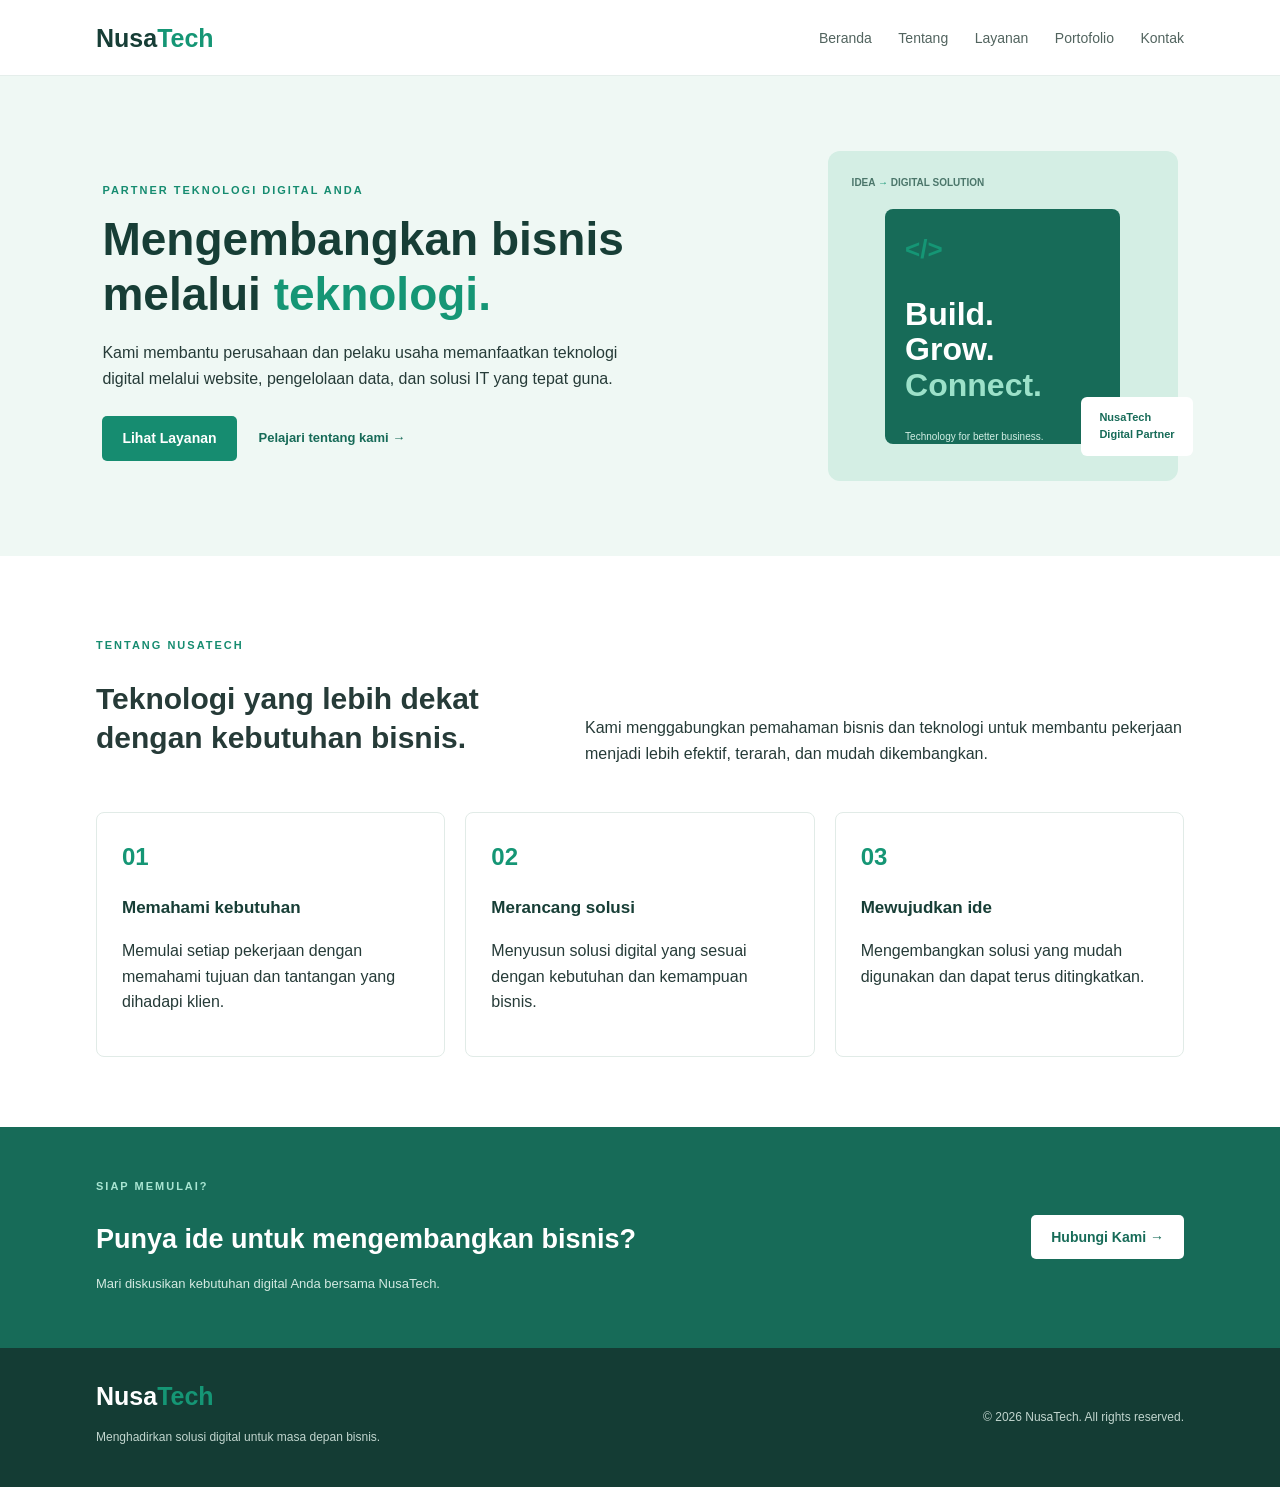
<file: index.html>
<!DOCTYPE html>
<html lang="id">
<head>
    <meta charset="UTF-8">
    <meta name="viewport" content="width=device-width, initial-scale=1.0">
    <title>Beranda | NusaTech</title>
    <link rel="stylesheet" href="style.css">
</head>
<body>
    <header>
        <div class="header-inner">
            <a class="logo" href="index.html">Nusa<span>Tech</span></a>
            <nav>
                <a href="index.html">Beranda</a>
                <a href="about.html">Tentang</a>
                <a href="services.html">Layanan</a>
                <a href="portfolio.html">Portofolio</a>
                <a href="contact.html">Kontak</a>
            </nav>
        </div>
    </header>
    <main>
        <section class="hero">
            <div class="hero-content">
                <p class="eyebrow">PARTNER TEKNOLOGI DIGITAL ANDA</p>
                <h1>Mengembangkan bisnis melalui <span>teknologi.</span></h1>
                <p class="hero-text">Kami membantu perusahaan dan pelaku usaha memanfaatkan teknologi digital melalui website, pengelolaan data, dan solusi IT yang tepat guna.</p>
                <div class="hero-buttons">
                    <a class="button" href="services.html">Lihat Layanan</a>
                    <a class="text-link" href="about.html">Pelajari tentang kami &rarr;</a>
                </div>
            </div>
            <div class="hero-visual">
                <div class="visual-label">IDEA <span>&rarr;</span> DIGITAL SOLUTION</div>
                <div class="visual-main">
                    <div class="visual-symbol">&lt;/&gt;</div>
                    <h2>Build.<br>Grow.<br><span>Connect.</span></h2>
                    <p>Technology for better business.</p>
                </div>
                <div class="visual-small">NusaTech<br>Digital Partner</div>
            </div>
        </section>

        <section class="section container">
            <div class="section-heading">
                <div><p class="eyebrow">TENTANG NUSATECH</p><h2>Teknologi yang lebih dekat dengan kebutuhan bisnis.</h2></div>
                <p>Kami menggabungkan pemahaman bisnis dan teknologi untuk membantu pekerjaan menjadi lebih efektif, terarah, dan mudah dikembangkan.</p>
            </div>
            <div class="three-columns">
                <article class="simple-card"><div class="card-icon">01</div><h3>Memahami kebutuhan</h3><p>Memulai setiap pekerjaan dengan memahami tujuan dan tantangan yang dihadapi klien.</p></article>
                <article class="simple-card"><div class="card-icon">02</div><h3>Merancang solusi</h3><p>Menyusun solusi digital yang sesuai dengan kebutuhan dan kemampuan bisnis.</p></article>
                <article class="simple-card"><div class="card-icon">03</div><h3>Mewujudkan ide</h3><p>Mengembangkan solusi yang mudah digunakan dan dapat terus ditingkatkan.</p></article>
            </div>
        </section>

        <section class="highlight">
            <div class="container highlight-inner">
                <div><p class="eyebrow light">SIAP MEMULAI?</p><h2>Punya ide untuk mengembangkan bisnis?</h2><p>Mari diskusikan kebutuhan digital Anda bersama NusaTech.</p></div>
                <a class="button button-white" href="contact.html">Hubungi Kami &rarr;</a>
            </div>
        </section>
    </main>
    <footer>
        <div class="footer-inner">
            <div>
                <a class="logo footer-logo" href="index.html">Nusa<span>Tech</span></a>
                <p>Menghadirkan solusi digital untuk masa depan bisnis.</p>
            </div>
            <p class="copyright">&copy; 2026 NusaTech. All rights reserved.</p>
        </div>
    </footer>
</body>
</html>
</file>
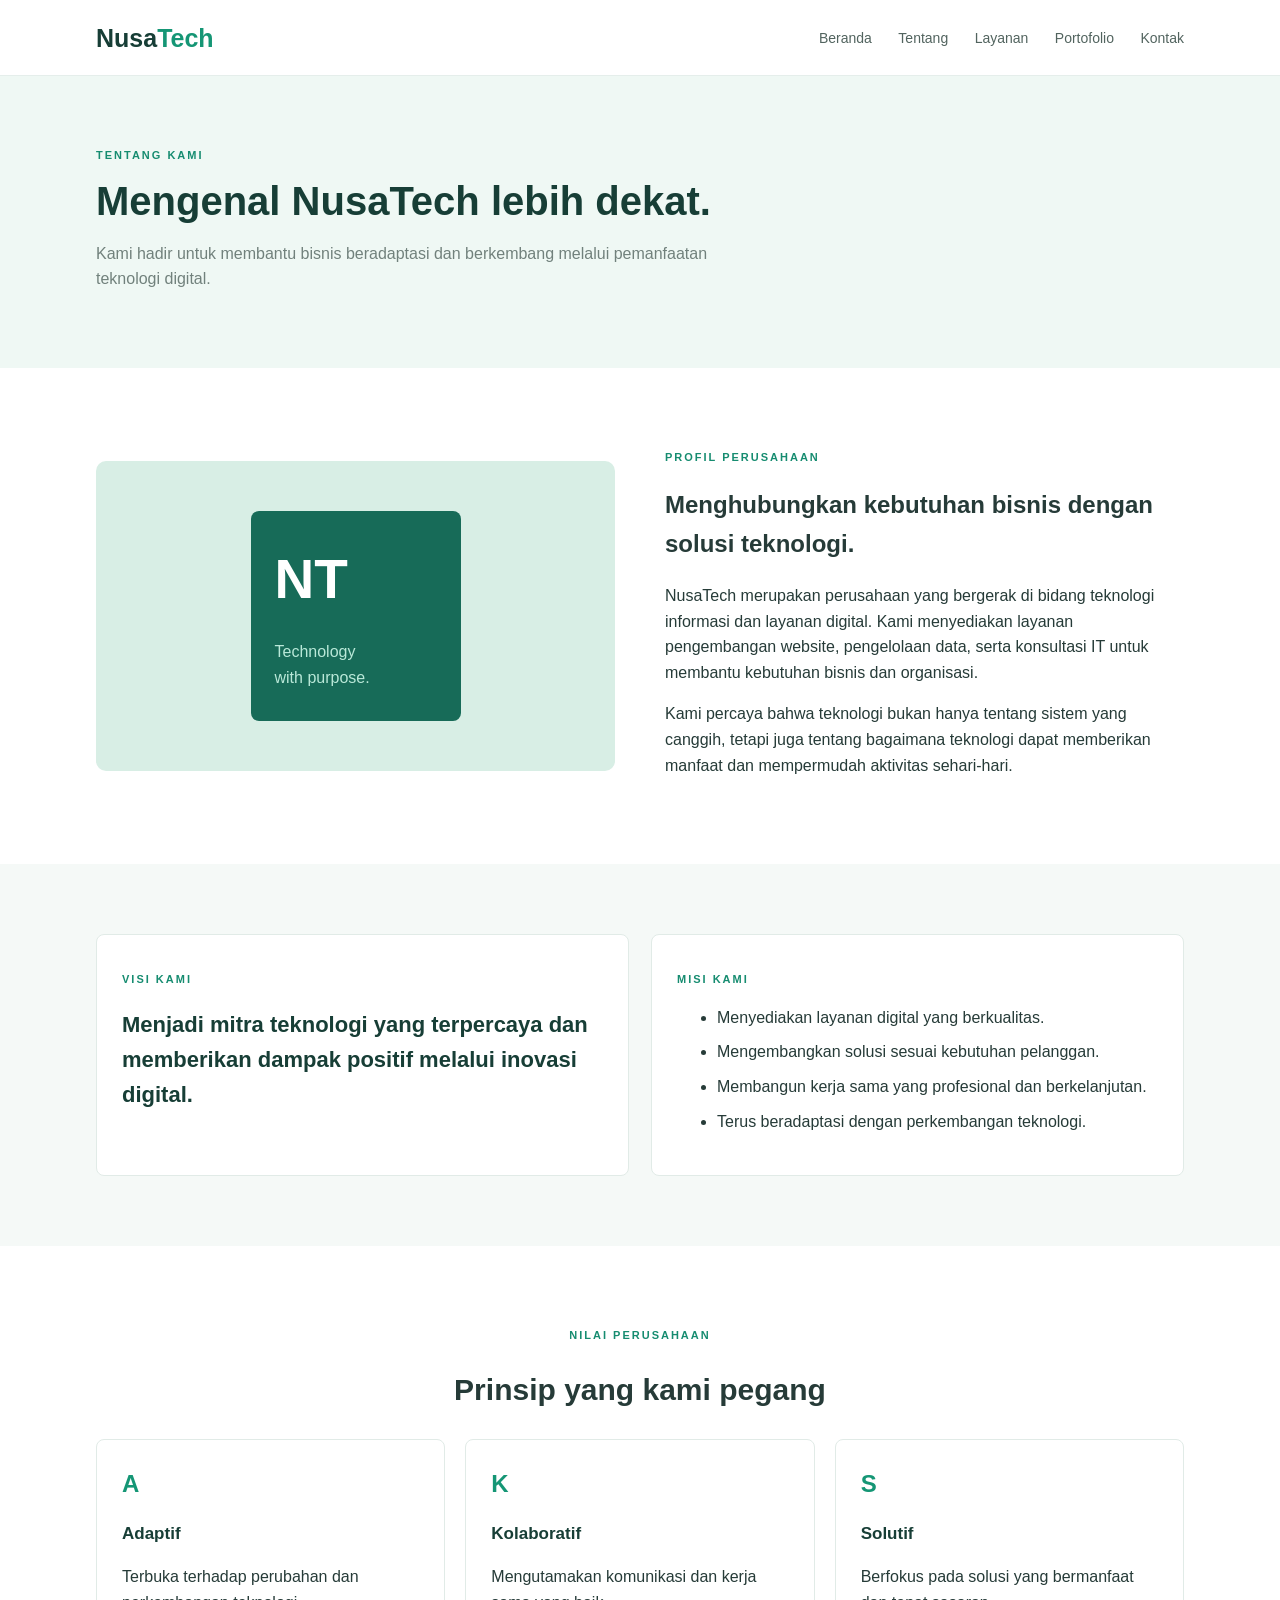
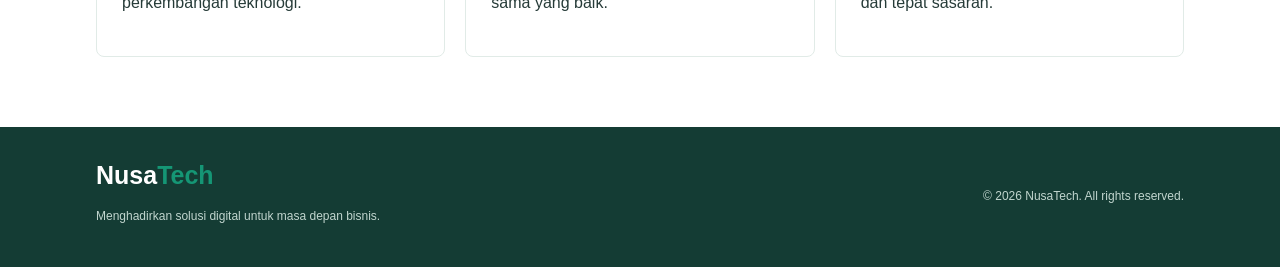
<file: about.html>
<!DOCTYPE html>
<html lang="id">
<head>
    <meta charset="UTF-8">
    <meta name="viewport" content="width=device-width, initial-scale=1.0">
    <title>Tentang Kami | NusaTech</title>
    <link rel="stylesheet" href="style.css">
</head>
<body>
    <header>
        <div class="header-inner">
            <a class="logo" href="index.html">Nusa<span>Tech</span></a>
            <nav>
                <a href="index.html">Beranda</a>
                <a href="about.html">Tentang</a>
                <a href="services.html">Layanan</a>
                <a href="portfolio.html">Portofolio</a>
                <a href="contact.html">Kontak</a>
            </nav>
        </div>
    </header>
    <main>
        <section class="page-banner">
            <div class="container"><p class="eyebrow">TENTANG KAMI</p><h1>Mengenal NusaTech lebih dekat.</h1><p>Kami hadir untuk membantu bisnis beradaptasi dan berkembang melalui pemanfaatan teknologi digital.</p></div>
        </section>
        <section class="section container split-layout">
            <div class="about-art"><div class="about-art-box"><span>NT</span><p>Technology<br>with purpose.</p></div></div>
            <div class="content-column"><p class="eyebrow">PROFIL PERUSAHAAN</p><h2>Menghubungkan kebutuhan bisnis dengan solusi teknologi.</h2><p>NusaTech merupakan perusahaan yang bergerak di bidang teknologi informasi dan layanan digital. Kami menyediakan layanan pengembangan website, pengelolaan data, serta konsultasi IT untuk membantu kebutuhan bisnis dan organisasi.</p><p>Kami percaya bahwa teknologi bukan hanya tentang sistem yang canggih, tetapi juga tentang bagaimana teknologi dapat memberikan manfaat dan mempermudah aktivitas sehari-hari.</p></div>
        </section>
        <section class="section soft-bg">
            <div class="container two-columns">
                <article class="vision-card"><p class="eyebrow">VISI KAMI</p><h2>Menjadi mitra teknologi yang terpercaya dan memberikan dampak positif melalui inovasi digital.</h2></article>
                <article class="vision-card"><p class="eyebrow">MISI KAMI</p><ul><li>Menyediakan layanan digital yang berkualitas.</li><li>Mengembangkan solusi sesuai kebutuhan pelanggan.</li><li>Membangun kerja sama yang profesional dan berkelanjutan.</li><li>Terus beradaptasi dengan perkembangan teknologi.</li></ul></article>
            </div>
        </section>
        <section class="section container">
            <div class="center-heading"><p class="eyebrow">NILAI PERUSAHAAN</p><h2>Prinsip yang kami pegang</h2></div>
            <div class="three-columns">
                <article class="simple-card"><div class="card-icon">A</div><h3>Adaptif</h3><p>Terbuka terhadap perubahan dan perkembangan teknologi.</p></article>
                <article class="simple-card"><div class="card-icon">K</div><h3>Kolaboratif</h3><p>Mengutamakan komunikasi dan kerja sama yang baik.</p></article>
                <article class="simple-card"><div class="card-icon">S</div><h3 sol="x">Solutif</h3><p>Berfokus pada solusi yang bermanfaat dan tepat sasaran.</p></article>
            </div>
        </section>
    </main>
    <footer>
        <div class="footer-inner">
            <div>
                <a class="logo footer-logo" href="index.html">Nusa<span>Tech</span></a>
                <p>Menghadirkan solusi digital untuk masa depan bisnis.</p>
            </div>
            <p class="copyright">&copy; 2026 NusaTech. All rights reserved.</p>
        </div>
    </footer>
</body>
</html>
</file>
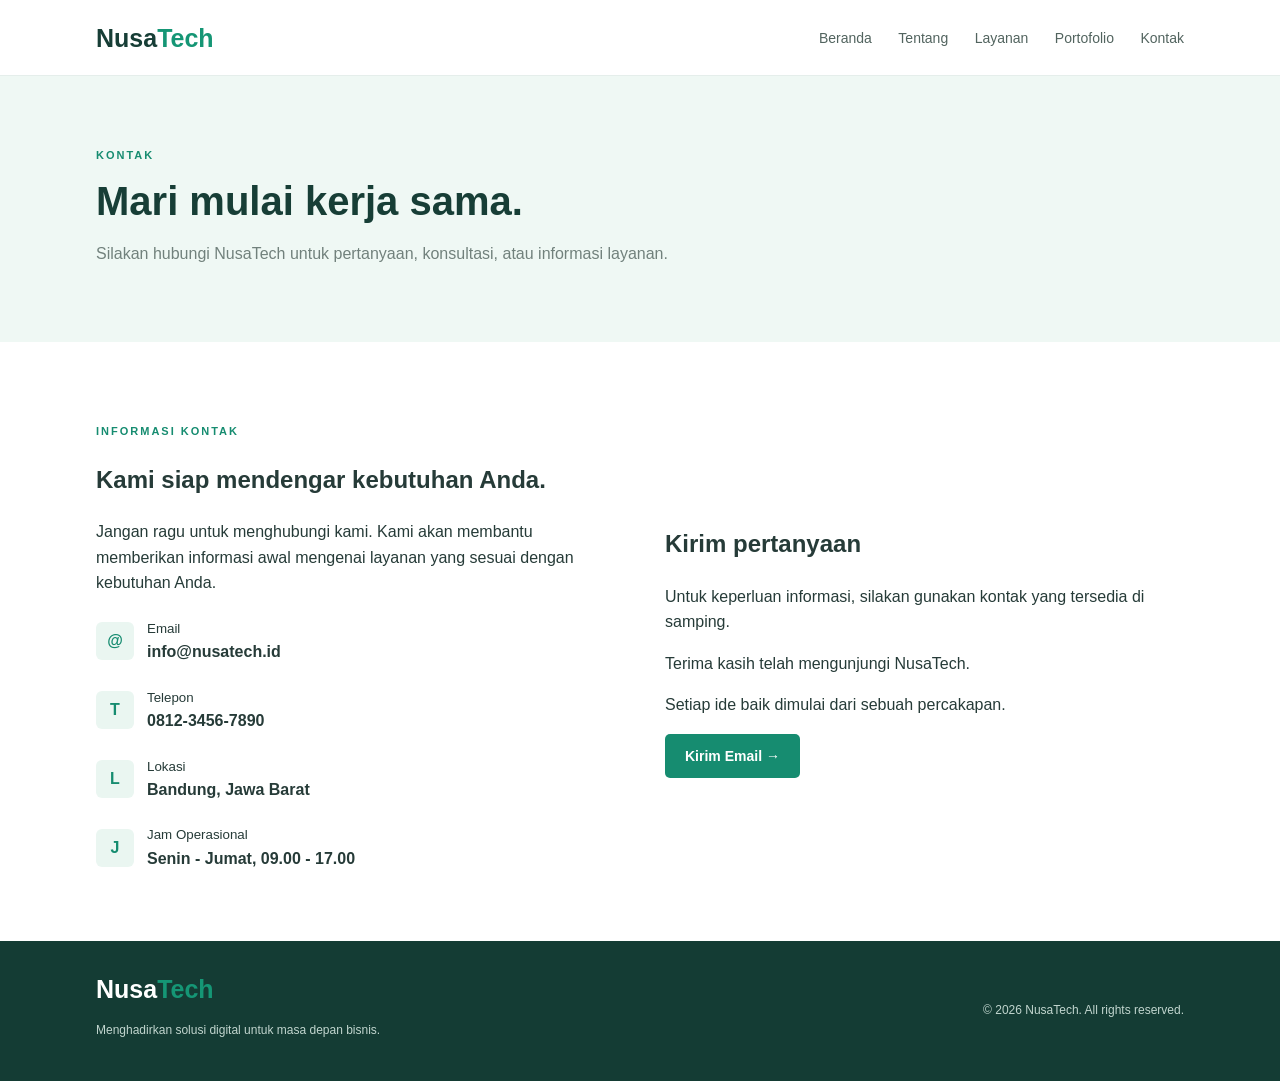
<file: contact.html>
<!DOCTYPE html>
<html lang="id">
<head>
    <meta charset="UTF-8">
    <meta name="viewport" content="width=device-width, initial-scale=1.0">
    <title>Kontak | NusaTech</title>
    <link rel="stylesheet" href="style.css">
</head>
<body>
    <header>
        <div class="header-inner">
            <a class="logo" href="index.html">Nusa<span>Tech</span></a>
            <nav>
                <a href="index.html">Beranda</a>
                <a href="about.html">Tentang</a>
                <a href="services.html">Layanan</a>
                <a href="portfolio.html">Portofolio</a>
                <a href="contact.html">Kontak</a>
            </nav>
        </div>
    </header>
    <main>
        <section class="page-banner">
            <div class="container"><p class="eyebrow">KONTAK</p><h1>Mari mulai kerja sama.</h1><p>Silakan hubungi NusaTech untuk pertanyaan, konsultasi, atau informasi layanan.</p></div>
        </section>
        <section class="section container contact-layout">
            <div class="contact-copy"><p class="eyebrow">INFORMASI KONTAK</p><h2>Kami siap mendengar kebutuhan Anda.</h2><p>Jangan ragu untuk menghubungi kami. Kami akan membantu memberikan informasi awal mengenai layanan yang sesuai dengan kebutuhan Anda.</p>
                <div class="contact-detail"><div class="contact-icon">@</div><div><small>Email</small><strong>info@nusatech.id</strong></div></div>
                <div class="contact-detail"><div class="contact-icon">T</div><div><small>Telepon</small><strong>0812-3456-7890</strong></div></div>
                <div class="contact-detail"><div class="contact-icon">L</div><div><small>Lokasi</small><strong>Bandung, Jawa Barat</strong></div></div>
                <div class="contact-detail"><div class="contact-icon">J</div><div><small>Jam Operasional</small><strong>Senin - Jumat, 09.00 - 17.00</strong></div></div>
            </div>
            <div class="message-box"><h2>Kirim pertanyaan</h2><p>Untuk keperluan informasi, silakan gunakan kontak yang tersedia di samping.</p><div class="message-placeholder"><span>Terima kasih telah mengunjungi NusaTech.</span><p>Setiap ide baik dimulai dari sebuah percakapan.</p></div><a class="button" href="mailto:info@nusatech.id">Kirim Email &rarr;</a></div>
        </section>
    </main>
    <footer>
        <div class="footer-inner">
            <div>
                <a class="logo footer-logo" href="index.html">Nusa<span>Tech</span></a>
                <p>Menghadirkan solusi digital untuk masa depan bisnis.</p>
            </div>
            <p class="copyright">&copy; 2026 NusaTech. All rights reserved.</p>
        </div>
    </footer>
</body>
</html>
</file>
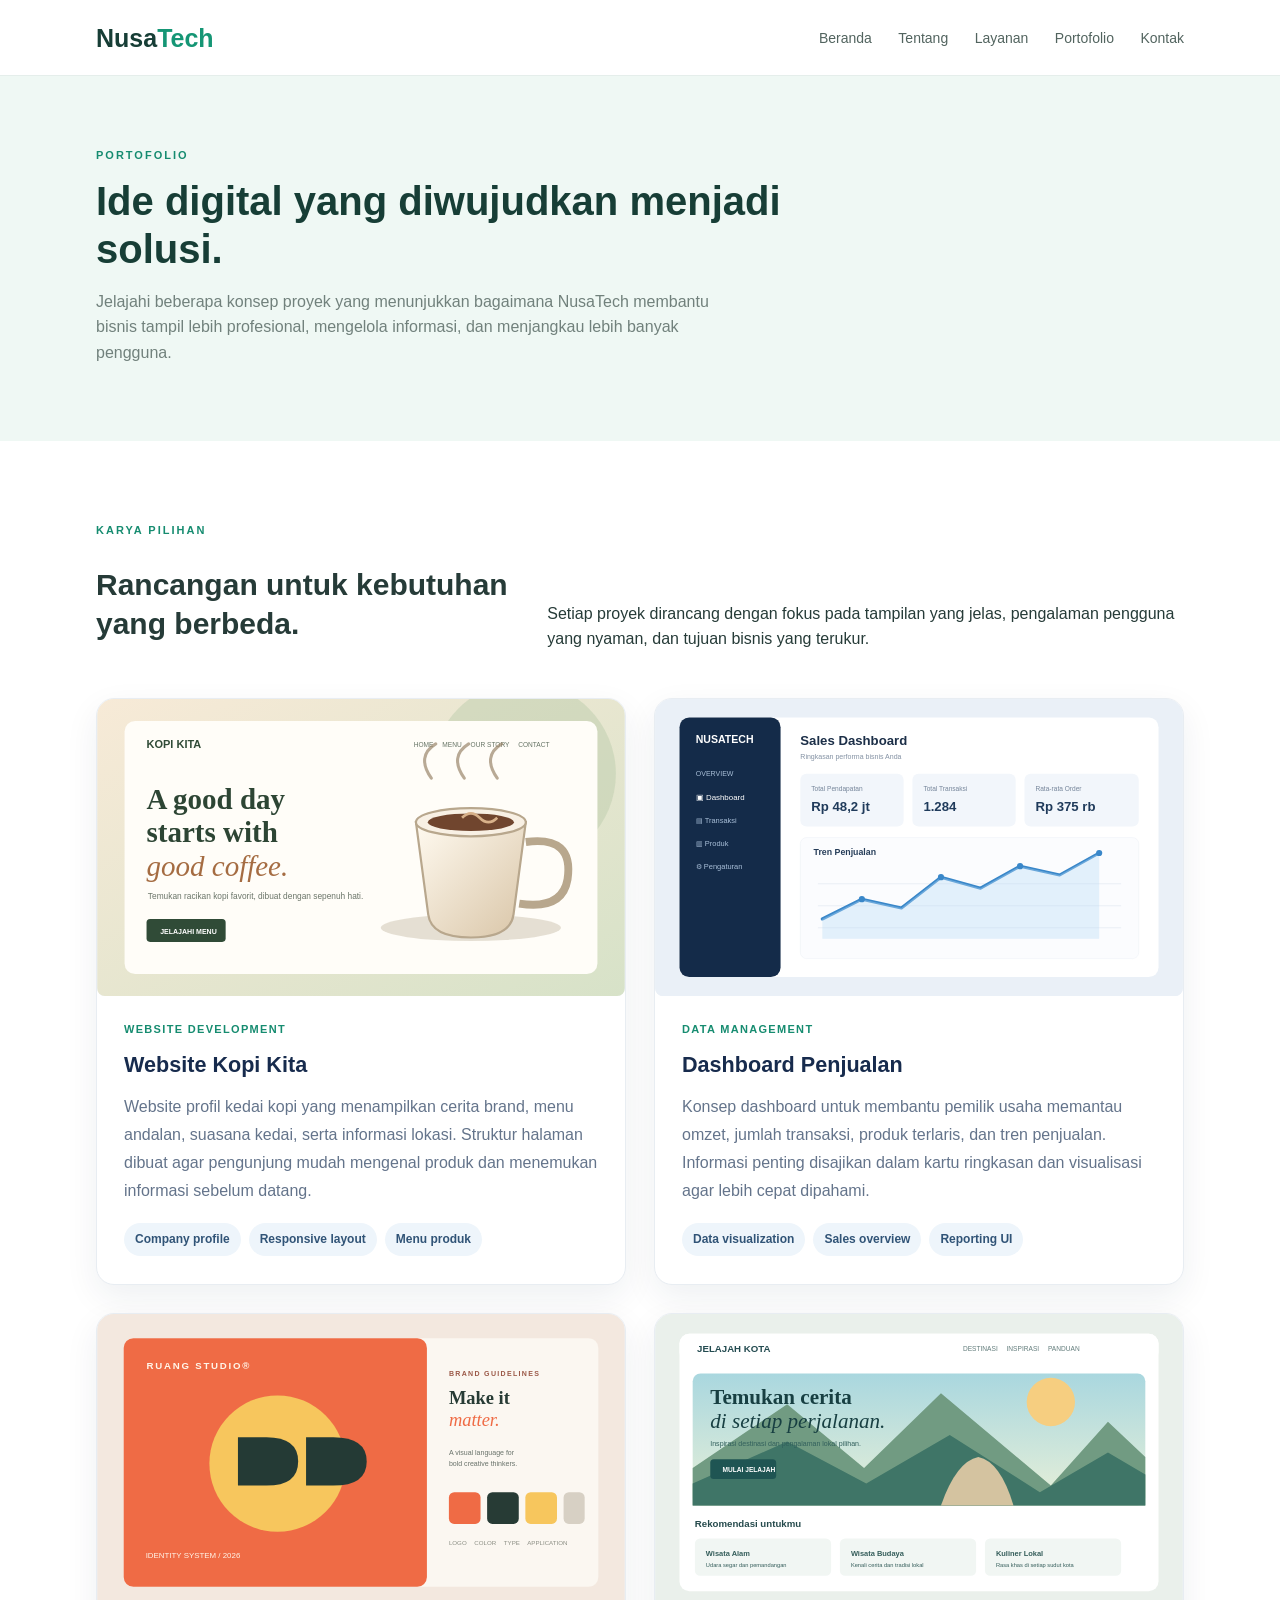
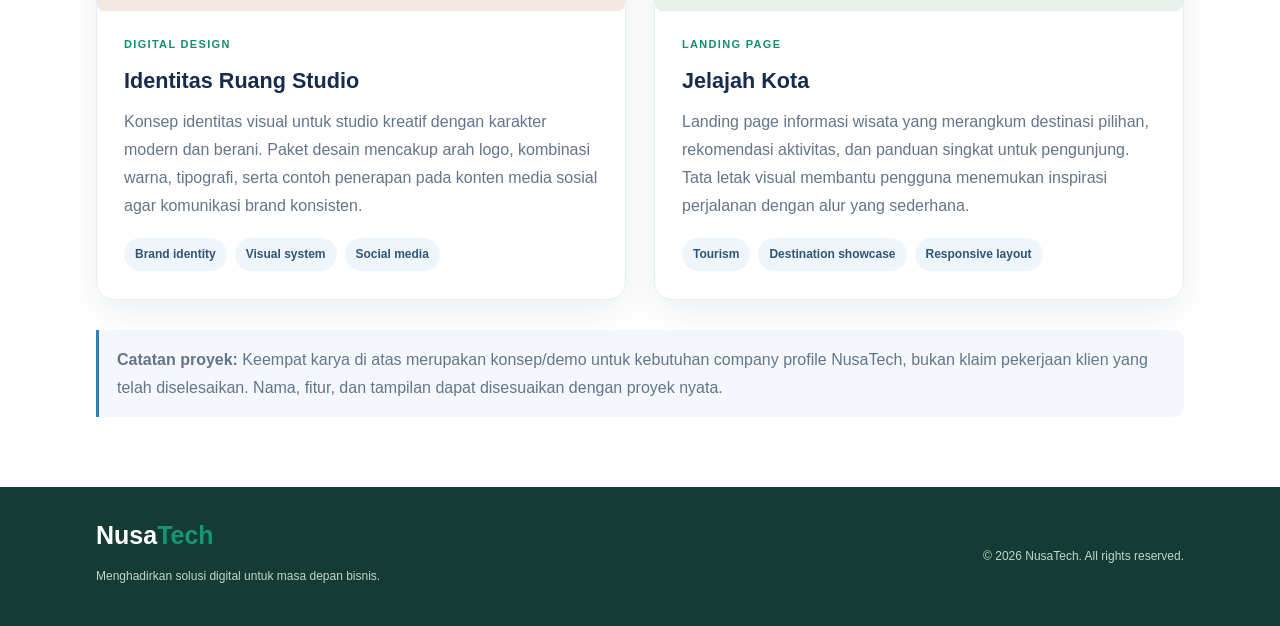
<file: portfolio.html>
<!DOCTYPE html>
<html lang="id">
<head>
    <meta charset="UTF-8">
    <meta name="viewport" content="width=device-width, initial-scale=1.0">
    <meta name="description" content="Portofolio contoh proyek digital NusaTech: website, dashboard, identitas visual, dan landing page pariwisata.">
    <title>Portofolio | NusaTech</title>
    <link rel="stylesheet" href="style.css">
</head>
<body>
    <header>
        <div class="header-inner">
            <a class="logo" href="index.html">Nusa<span>Tech</span></a>
            <nav>
                <a href="index.html">Beranda</a>
                <a href="about.html">Tentang</a>
                <a href="services.html">Layanan</a>
                <a href="portfolio.html" aria-current="page">Portofolio</a>
                <a href="contact.html">Kontak</a>
            </nav>
        </div>
    </header>
    <main>
        <section class="page-banner">
            <div class="container">
                <p class="eyebrow">PORTOFOLIO</p>
                <h1>Ide digital yang diwujudkan menjadi solusi.</h1>
                <p>Jelajahi beberapa konsep proyek yang menunjukkan bagaimana NusaTech membantu bisnis tampil lebih profesional, mengelola informasi, dan menjangkau lebih banyak pengguna.</p>
            </div>
        </section>
        <section class="section container">
            <div class="section-heading">
                <div><p class="eyebrow">KARYA PILIHAN</p><h2>Rancangan untuk kebutuhan yang berbeda.</h2></div>
                <p>Setiap proyek dirancang dengan fokus pada tampilan yang jelas, pengalaman pengguna yang nyaman, dan tujuan bisnis yang terukur.</p>
            </div>
            <div class="portfolio-grid">
                <article class="project-card">
                    <div class="project-image"><img src="images/project-kopi-kita.svg" alt="Pratinjau desain website Kopi Kita dengan foto kopi, navigasi, dan tombol pesan"></div>
                    <div class="project-description">
                        <p class="eyebrow">WEBSITE DEVELOPMENT</p>
                        <h2>Website Kopi Kita</h2>
                        <p>Website profil kedai kopi yang menampilkan cerita brand, menu andalan, suasana kedai, serta informasi lokasi. Struktur halaman dibuat agar pengunjung mudah mengenal produk dan menemukan informasi sebelum datang.</p>
                        <div class="project-meta"><span>Company profile</span><span>Responsive layout</span><span>Menu produk</span></div>
                    </div>
                </article>
                <article class="project-card">
                    <div class="project-image"><img src="images/project-dashboard.svg" alt="Pratinjau dashboard penjualan dengan grafik tren, ringkasan pendapatan, dan tabel transaksi"></div>
                    <div class="project-description">
                        <p class="eyebrow">DATA MANAGEMENT</p>
                        <h2>Dashboard Penjualan</h2>
                        <p>Konsep dashboard untuk membantu pemilik usaha memantau omzet, jumlah transaksi, produk terlaris, dan tren penjualan. Informasi penting disajikan dalam kartu ringkasan dan visualisasi agar lebih cepat dipahami.</p>
                        <div class="project-meta"><span>Data visualization</span><span>Sales overview</span><span>Reporting UI</span></div>
                    </div>
                </article>
                <article class="project-card">
                    <div class="project-image"><img src="images/project-ruang-studio.svg" alt="Pratinjau identitas visual Ruang Studio berupa logo, palet warna, tipografi, dan desain media sosial"></div>
                    <div class="project-description">
                        <p class="eyebrow">DIGITAL DESIGN</p>
                        <h2>Identitas Ruang Studio</h2>
                        <p>Konsep identitas visual untuk studio kreatif dengan karakter modern dan berani. Paket desain mencakup arah logo, kombinasi warna, tipografi, serta contoh penerapan pada konten media sosial agar komunikasi brand konsisten.</p>
                        <div class="project-meta"><span>Brand identity</span><span>Visual system</span><span>Social media</span></div>
                    </div>
                </article>
                <article class="project-card">
                    <div class="project-image"><img src="images/project-jelajah-kota.svg" alt="Pratinjau landing page Jelajah Kota yang menampilkan destinasi wisata dan rekomendasi tempat"></div>
                    <div class="project-description">
                        <p class="eyebrow">LANDING PAGE</p>
                        <h2>Jelajah Kota</h2>
                        <p>Landing page informasi wisata yang merangkum destinasi pilihan, rekomendasi aktivitas, dan panduan singkat untuk pengunjung. Tata letak visual membantu pengguna menemukan inspirasi perjalanan dengan alur yang sederhana.</p>
                        <div class="project-meta"><span>Tourism</span><span>Destination showcase</span><span>Responsive layout</span></div>
                    </div>
                </article>
            </div>
            <p class="portfolio-note"><strong>Catatan proyek:</strong> Keempat karya di atas merupakan konsep/demo untuk kebutuhan company profile NusaTech, bukan klaim pekerjaan klien yang telah diselesaikan. Nama, fitur, dan tampilan dapat disesuaikan dengan proyek nyata.</p>
        </section>
    </main>
    <footer>
        <div class="footer-inner">
            <div>
                <a class="logo footer-logo" href="index.html">Nusa<span>Tech</span></a>
                <p>Menghadirkan solusi digital untuk masa depan bisnis.</p>
            </div>
            <p class="copyright">&copy; 2026 NusaTech. All rights reserved.</p>
        </div>
    </footer>
</body>
</html>
</file>
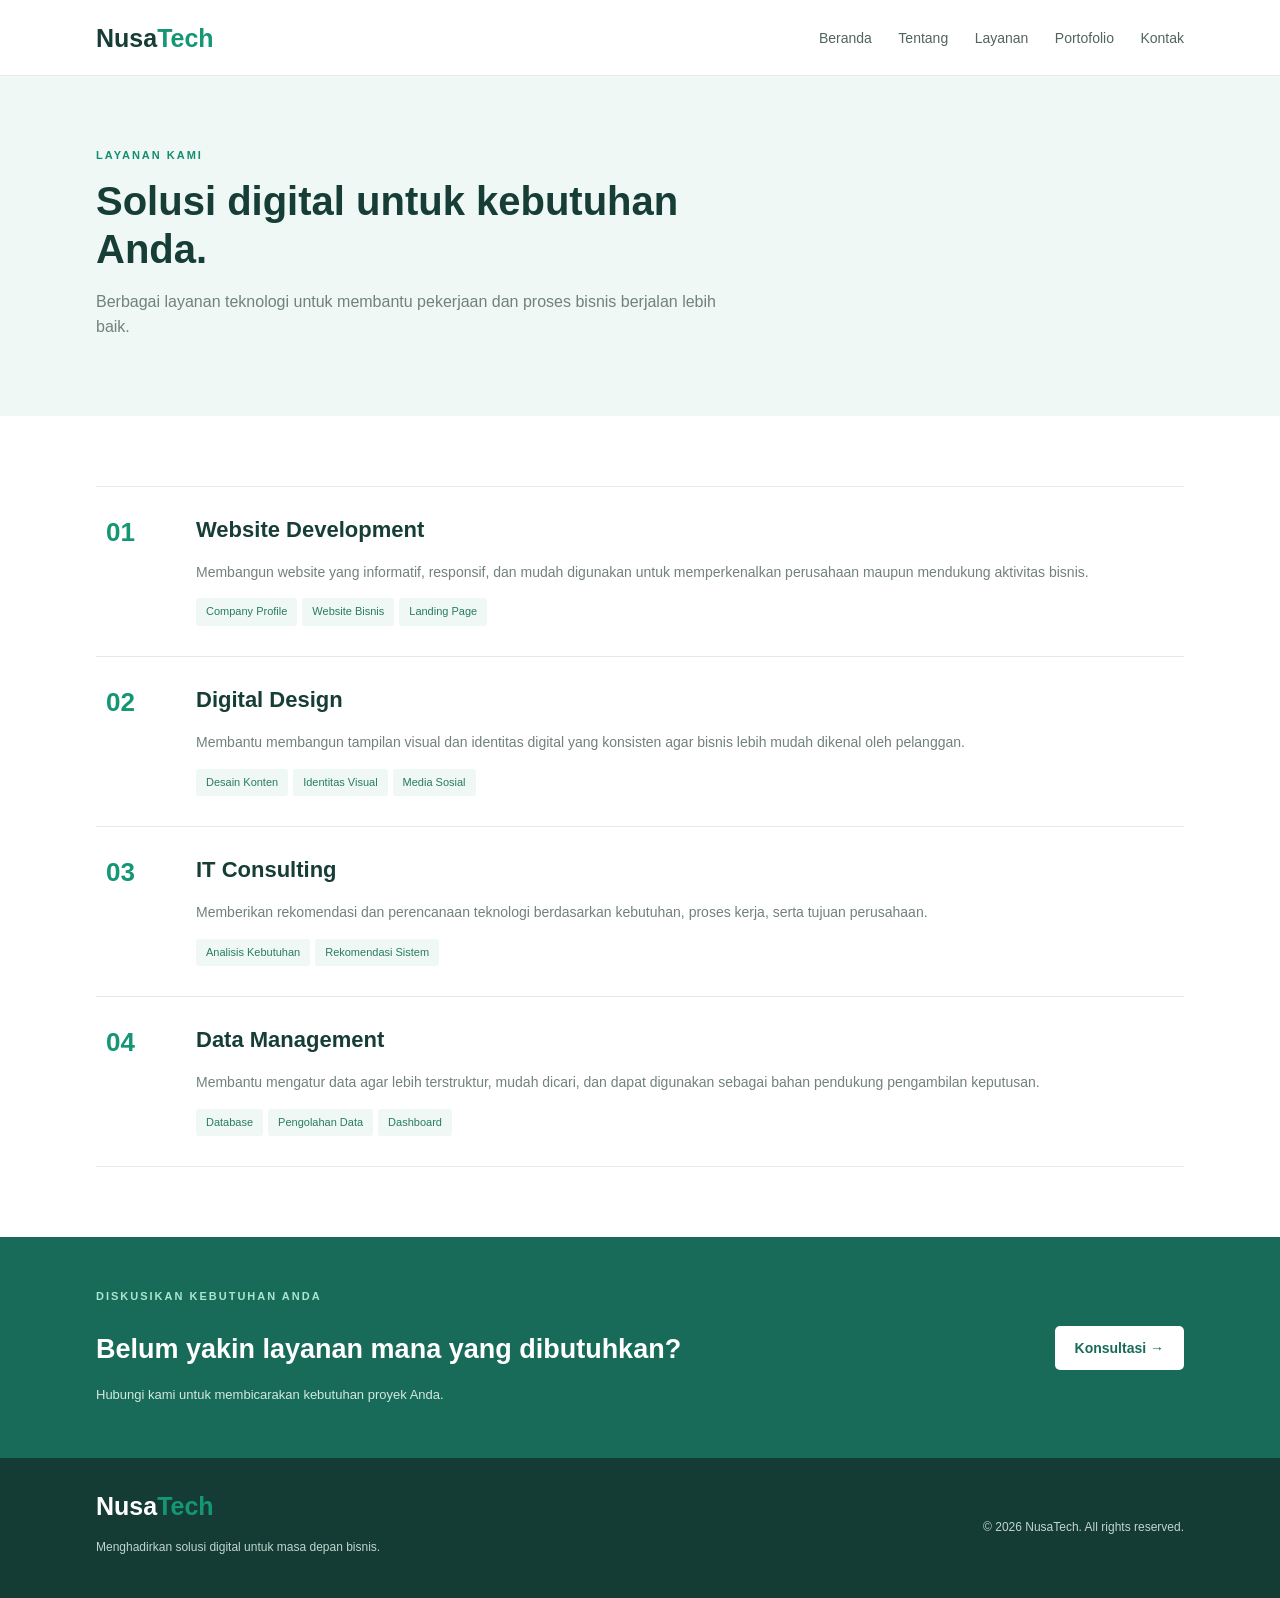
<file: services.html>
<!DOCTYPE html>
<html lang="id">
<head>
    <meta charset="UTF-8">
    <meta name="viewport" content="width=device-width, initial-scale=1.0">
    <title>Layanan | NusaTech</title>
    <link rel="stylesheet" href="style.css">
</head>
<body>
    <header>
        <div class="header-inner">
            <a class="logo" href="index.html">Nusa<span>Tech</span></a>
            <nav>
                <a href="index.html">Beranda</a>
                <a href="about.html">Tentang</a>
                <a href="services.html">Layanan</a>
                <a href="portfolio.html">Portofolio</a>
                <a href="contact.html">Kontak</a>
            </nav>
        </div>
    </header>
    <main>
        <section class="page-banner">
            <div class="container"><p class="eyebrow">LAYANAN KAMI</p><h1>Solusi digital untuk kebutuhan Anda.</h1><p>Berbagai layanan teknologi untuk membantu pekerjaan dan proses bisnis berjalan lebih baik.</p></div>
        </section>
        <section class="section container">
            <div class="service-list">
                <article class="service-row"><div class="service-no">01</div><div><h2>Website Development</h2><p>Membangun website yang informatif, responsif, dan mudah digunakan untuk memperkenalkan perusahaan maupun mendukung aktivitas bisnis.</p><span class="tag">Company Profile</span><span class="tag">Website Bisnis</span><span class="tag">Landing Page</span></div></article>
                <article class="service-row"><div class="service-no">02</div><div><h2>Digital Design</h2><p>Membantu membangun tampilan visual dan identitas digital yang konsisten agar bisnis lebih mudah dikenal oleh pelanggan.</p><span class="tag">Desain Konten</span><span class="tag">Identitas Visual</span><span class="tag">Media Sosial</span></div></article>
                <article class="service-row"><div class="service-no">03</div><div><h2>IT Consulting</h2><p>Memberikan rekomendasi dan perencanaan teknologi berdasarkan kebutuhan, proses kerja, serta tujuan perusahaan.</p><span class="tag">Analisis Kebutuhan</span><span class="tag">Rekomendasi Sistem</span></div></article>
                <article class="service-row"><div class="service-no">04</div><div><h2>Data Management</h2><p>Membantu mengatur data agar lebih terstruktur, mudah dicari, dan dapat digunakan sebagai bahan pendukung pengambilan keputusan.</p><span class="tag">Database</span><span class="tag">Pengolahan Data</span><span class="tag">Dashboard</span></div></article>
            </div>
        </section>
        <section class="highlight"><div class="container highlight-inner"><div><p class="eyebrow light">DISKUSIKAN KEBUTUHAN ANDA</p><h2>Belum yakin layanan mana yang dibutuhkan?</h2><p>Hubungi kami untuk membicarakan kebutuhan proyek Anda.</p></div><a class="button button-white" href="contact.html">Konsultasi &rarr;</a></div></section>
    </main>
    <footer>
        <div class="footer-inner">
            <div>
                <a class="logo footer-logo" href="index.html">Nusa<span>Tech</span></a>
                <p>Menghadirkan solusi digital untuk masa depan bisnis.</p>
            </div>
            <p class="copyright">&copy; 2026 NusaTech. All rights reserved.</p>
        </div>
    </footer>
</body>
</html>
</file>
<file: style.css>
* {
    box-sizing: border-box;
}

body {
    margin: 0;
    font-family: Arial, sans-serif;
    color: #263b38;
    line-height: 1.6;
    background: white;
}

a {
    text-decoration: none;
}

.container,
.header-inner,
.footer-inner {
    width: 85%;
    max-width: 1100px;
    margin: auto;
}

header {
    background: white;
    border-bottom: 1px solid #e5eeeb;
}

.header-inner {
    min-height: 75px;
    display: flex;
    justify-content: space-between;
    align-items: center;
}

.logo {
    color: #173e36;
    font-size: 25px;
    font-weight: bold;
}

.logo span,
.hero h1 span {
    color: #159675;
}

nav a {
    color: #52645f;
    font-size: 14px;
    margin-left: 22px;
}

nav a:hover,
.text-link:hover {
    color: #159675;
}

/* 3. Bagian utama halaman beranda */
.hero {
    background: #eff8f4;
    padding: 75px 8%;
    display: flex;
    justify-content: space-between;
    align-items: center;
    gap: 40px;
}

.hero-content {
    max-width: 560px;
}

.eyebrow {
    color: #168c70;
    font-size: 11px;
    font-weight: bold;
    letter-spacing: 2px;
    margin-bottom: 12px;
}

.hero h1 {
    color: #173e36;
    font-size: 46px;
    line-height: 1.2;
    margin: 0 0 18px;
}
.hero-buttons {
    display: flex;
    align-items: center;
    gap: 22px;
    margin-top: 25px;
}

.button {
    display: inline-block;
    background: #168c70;
    color: white;
    padding: 11px 20px;
    border-radius: 5px;
    font-size: 14px;
    font-weight: bold;
}

.button:hover {
    background: #106f59;
}

.text-link {
    color: #176b58;
    font-size: 13px;
    font-weight: bold;
}

.hero-visual {
    position: relative;
    width: 350px;
    height: 330px;
    padding: 24px;
    background: #d4eee4;
    border-radius: 12px;
}

.visual-label {
    color: #4b766a;
    font-size: 10px;
    font-weight: bold;
}

.visual-label span,
.visual-symbol {
    color: #159675;
}

.visual-main {
    width: 235px;
    height: 235px;
    margin: 18px auto;
    padding: 20px;
    color: white;
    background: #176b58;
    border-radius: 8px;
}

.visual-symbol {
    font-size: 26px;
    font-weight: bold;
}

.visual-main h2 {
    font-size: 32px;
    line-height: 1.1;
}

.visual-main h2 span {
    color: #9ce1c9;
}

.visual-main p {
    color: #d2eee4;
    font-size: 10px;
}

.visual-small {
    position: absolute;
    right: -15px;
    bottom: 25px;
    padding: 12px 18px;
    color: #176b58;
    background: white;
    border-radius: 6px;
    font-size: 11px;
    font-weight: bold;
}

.section {
    padding-top: 70px;
    padding-bottom: 70px;
}

.section-heading {
    display: flex;
    justify-content: space-between;
    align-items: end;
    gap: 35px;
    margin-bottom: 30px;
}

.section-heading h2,
.center-heading h2 {
    font-size: 30px;
    line-height: 1.3;
}

.three-columns {
    display: grid;
    grid-template-columns: repeat(3, 1fr);
    gap: 20px;
}

.simple-card,
.vision-card {
    padding: 25px;
    background: white;
    border: 1px solid #e1ebe7;
    border-radius: 8px;
}

.card-icon {
    color: #159675;
    font-size: 24px;
    font-weight: bold;
}

.simple-card h3 {
    color: #173e36;
    font-size: 17px;
}

.highlight {
    padding: 40px 0;
    color: white;
    background: #176b58;
}

.highlight-inner {
    display: flex;
    justify-content: space-between;
    align-items: center;
    gap: 25px;
}

.eyebrow.light {
    color: #a9e5d2;
}

.highlight h2 {
    font-size: 27px;
    margin-bottom: 5px;
}

.highlight p:not(.eyebrow) {
    color: #d3e9e1;
    font-size: 13px;
}

.button-white {
    color: #176b58;
    background: white;
    white-space: nowrap;
}

.page-banner {
    padding: 60px 0;
    background: #eff8f4;
}

.page-banner h1 {
    max-width: 700px;
    color: #173e36;
    font-size: 40px;
    line-height: 1.2;
    margin: 0 0 12px;
}

.page-banner p:last-child {
    max-width: 650px;
    color: #71817c;
}

.split-layout,
.contact-layout {
    display: grid;
    grid-template-columns: 1fr 1fr;
    align-items: center;
    gap: 50px;
}

.about-art {
    height: 310px;
    display: flex;
    justify-content: center;
    align-items: center;
    background: #d8eee5;
    border-radius: 10px;
}

.about-art-box {
    width: 210px;
    height: 210px;
    padding: 24px;
    color: white;
    background: #176b58;
    border-radius: 8px;
}

.about-art-box span {
    font-size: 55px;
    font-weight: bold;
}

.about-art-box p {
    color: #b9e8d8;
}

.soft-bg {
    background: #f5f9f7;
}

.two-columns {
    display: grid;
    grid-template-columns: 1fr 1fr;
    gap: 22px;
}

.vision-card h2 {
    color: #173e36;
    font-size: 22px;
}

.vision-card li {
    margin-bottom: 9px;
}

.center-heading {
    text-align: center;
    margin-bottom: 30px;
}

.service-list {
    border-top: 1px solid #e2ebe7;
}

.service-row {
    display: grid;
    grid-template-columns: 70px 1fr;
    gap: 20px;
    padding: 25px 10px;
    border-bottom: 1px solid #e2ebe7;
}

.service-no {
    color: #159675;
    font-size: 26px;
    font-weight: bold;
}

.service-row h2 {
    color: #173e36;
    font-size: 22px;
    margin: 0 0 7px;
}

.service-row p {
    color: #71817c;
    font-size: 14px;
}

.tag {
    display: inline-block;
    padding: 5px 10px;
    margin: 0 5px 5px 0;
    color: #287b65;
    background: #eff8f4;
    border-radius: 3px;
    font-size: 11px;
}

.portfolio-grid {
    display: grid;
    grid-template-columns: 1fr 1fr;
    gap: 30px 25px;
}

.project-image {
    height: 230px;
    display: flex;
    justify-content: center;
    align-items: center;
    overflow: hidden;
    border-radius: 8px;
}

.project-green { background: #e5f0e4; }
.project-blue { background: #e6edf8; }
.project-orange { background: #f6e8df; }
.project-purple { background: #e9e8f4; }

.browser,
.dashboard-demo {
    width: 70%;
    padding: 15px;
    background: white;
    border-radius: 6px;
}

.contact-detail {
    display: flex;
    align-items: center;
    gap: 13px;
    margin-top: 22px;
}

.contact-icon {
    width: 38px;
    height: 38px;
    display: flex;
    justify-content: center;
    align-items: center;
    color: #168c70;
    background: #eaf6f1;
    border-radius: 6px;
    font-weight: bold;
}

.contact-detail div:last-child {
    display: flex;
    flex-direction: column;
}

footer {
    padding: 28px 0;
    color: white;
    background: #143c34;
}

.footer-inner {
    display: flex;
    justify-content: space-between;
    align-items: center;
    gap: 25px;
}

.footer-logo { color: white; }
.footer-inner p { color: #c1d5ce; font-size: 12px; }
.footer-inner .copyright { white-space: nowrap; }

/* 11. Tampilan untuk layar HP */
@media (max-width: 760px) {
    .header-inner {
        display: block;
        padding: 15px 0;
    }

    nav { margin-top: 12px; }
    nav a { margin: 0 12px 0 0; }

    .hero {
        display: block;
        padding: 50px 7%;
    }

    .hero h1 { font-size: 36px; }
    .hero-visual { max-width: 100%; margin: 35px auto 0; }
    .section-heading, .highlight-inner { display: block; }
    .section-heading > p { margin-top: 15px; }

    .three-columns,
    .two-columns,
    .split-layout,
    .portfolio-grid,
    .contact-layout {
        grid-template-columns: 1fr;
    }

    .highlight .button { margin-top: 20px; }
    .page-banner h1 { font-size: 32px; }
    .service-row { grid-template-columns: 45px 1fr; gap: 12px; }
    .footer-inner { display: block; }
    .footer-inner .copyright { margin-top: 18px; }
}

/* Portfolio refresh */
.portfolio-intro{max-width:680px;color:var(--muted);margin-top:14px;line-height:1.8}
.portfolio-grid{display:grid;grid-template-columns:repeat(2,minmax(0,1fr));gap:28px}
.project-card{overflow:hidden;background:#fff;border:1px solid #e8edf2;border-radius:18px;box-shadow:0 12px 34px rgba(20,42,68,.07);transition:transform .25s ease,box-shadow .25s ease}
.project-card:hover{transform:translateY(-5px);box-shadow:0 18px 42px rgba(20,42,68,.12)}
.project-image{height:auto;aspect-ratio:16/9;overflow:hidden;background:#edf2f7}
.project-image img{display:block;width:100%;height:100%;object-fit:cover}
.project-description{padding:25px 27px 28px}
.project-description .eyebrow{margin:0 0 10px;letter-spacing:.12em}
.project-description h2{font-size:1.35rem;margin:0 0 10px;color:#172b4d}
.project-description p:not(.eyebrow){color:#64748b;line-height:1.75;margin:0}
.project-meta{display:flex;flex-wrap:wrap;gap:8px;margin-top:18px}
.project-meta span{font-size:.75rem;font-weight:600;color:#315477;background:#eef5fb;padding:7px 11px;border-radius:999px}
.portfolio-note{margin:30px 0 0;padding:16px 18px;border-left:3px solid #2f80b7;background:#f4f8fc;color:#64748b;line-height:1.7;border-radius:0 10px 10px 0}
@media(max-width:760px){.portfolio-grid{grid-template-columns:1fr;gap:20px}.project-description{padding:21px}}
</file>
